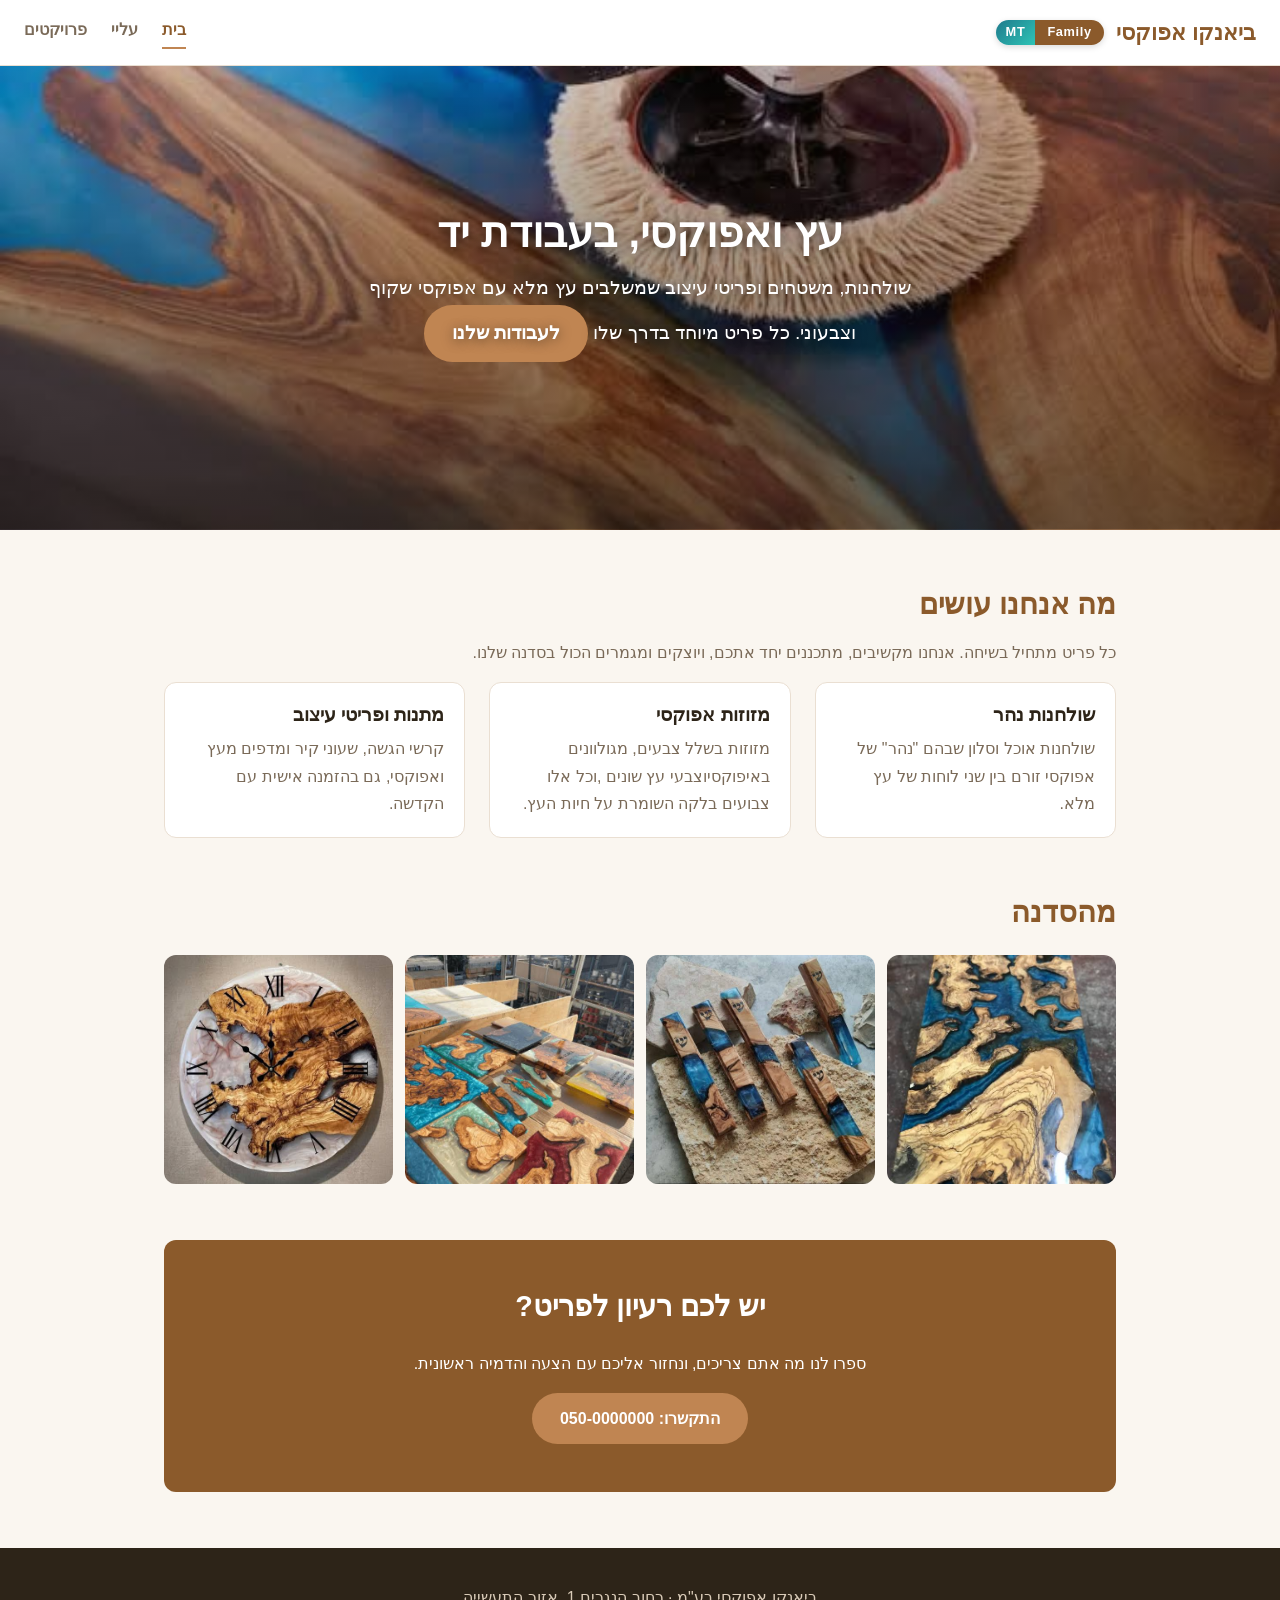
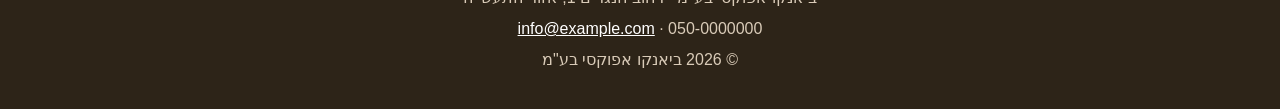
<file: index.html>
<!DOCTYPE html>
<html lang="he" dir="rtl">
<head>
  <meta charset="UTF-8">
  <meta name="viewport" content="width=device-width, initial-scale=1.0">
  <title>ביאנקו אפוקסי | עץ ואפוקסי בעבודת יד</title>
  <link rel="stylesheet" href="style.css">
</head>
<body>
  <header>
<div class="brand">
  <h1 class="logo">ביאנקו אפוקסי</h1>
  <span class="mt-badge" dir="ltr"><span class="mt">MT</span><span class="family">Family</span></span>
</div>    <nav>
      <a href="index.html" class="active">בית</a>
      <a href="about.html">עליי</a>
      <a href="projects.html">פרויקטים</a>
    </nav>
  </header>

  <section class="hero">
    <h2>עץ ואפוקסי, בעבודת יד</h2>
    <p>שולחנות, משטחים ופריטי עיצוב שמשלבים עץ מלא עם אפוקסי שקוף וצבעוני. כל פריט מיוחד בדרך שלו    <a href="projects.html" class="btn">לעבודות שלנו</a>
  </section>

  <main>
    <section>
      <h2>מה אנחנו עושים</h2>
      <p class="intro">כל פריט מתחיל בשיחה. אנחנו מקשיבים, מתכננים יחד אתכם, ויוצקים ומגמרים הכול בסדנה שלנו.</p>
      <div class="cards">
        <article class="card">
          <div class="card-body">
            <h3>שולחנות נהר</h3>
            <p>שולחנות אוכל וסלון שבהם "נהר" של אפוקסי זורם בין שני לוחות של עץ מלא.</p>
          </div>
        </article>
        <article class="card">
          <div class="card-body">
            <h3>מזוזות אפוקסי</h3>
            <p>מזוזות בשלל צבעים, מגולוונים באיפוקסיוצבעי עץ שונים ,וכל אלו צבועים בלקה השומרת על חיות העץ.</p>
          </div>
        </article>
        <article class="card">
          <div class="card-body">
            <h3>מתנות ופריטי עיצוב</h3>
            <p>קרשי הגשה, שעוני קיר ומדפים מעץ ואפוקסי, גם בהזמנה אישית עם הקדשה.</p>
          </div>
        </article>
      </div>
    </section>

    <section>
      <h2>מהסדנה</h2>
      <div class="gallery">
        <img src="images/river-table.jpg" alt="שולחן נהר מעץ אגוז ואפוקסי כחול">
        <img src="images/countertop.jpg" alt="מזוזות ותשמישי קדושה">
        <img src="images/board.jpg" alt="קרש הגשה מעץ זית ואפוקסי">
        <img src="images/clock.jpg" alt="שעון קיר מעץ ואפוקסי ירוק">
      </div>
    </section>

    <section class="cta">
      <h2>יש לכם רעיון לפריט?</h2>
      <p>ספרו לנו מה אתם צריכים, ונחזור אליכם עם הצעה והדמיה ראשונית.</p>
      <a href="tel:0500000000" class="btn">התקשרו: 050-0000000</a>
    </section>
  </main>

  <footer>
    <p>ביאנקו אפוקסי בע"מ · רחוב הנגרים 1, אזור התעשייה</p>
    <p><a href="mailto:info@example.com">info@example.com</a> · 050-0000000</p>
    <p>© 2026 ביאנקו אפוקסי בע"מ</p>
  </footer>
</body>
</html>
</file>
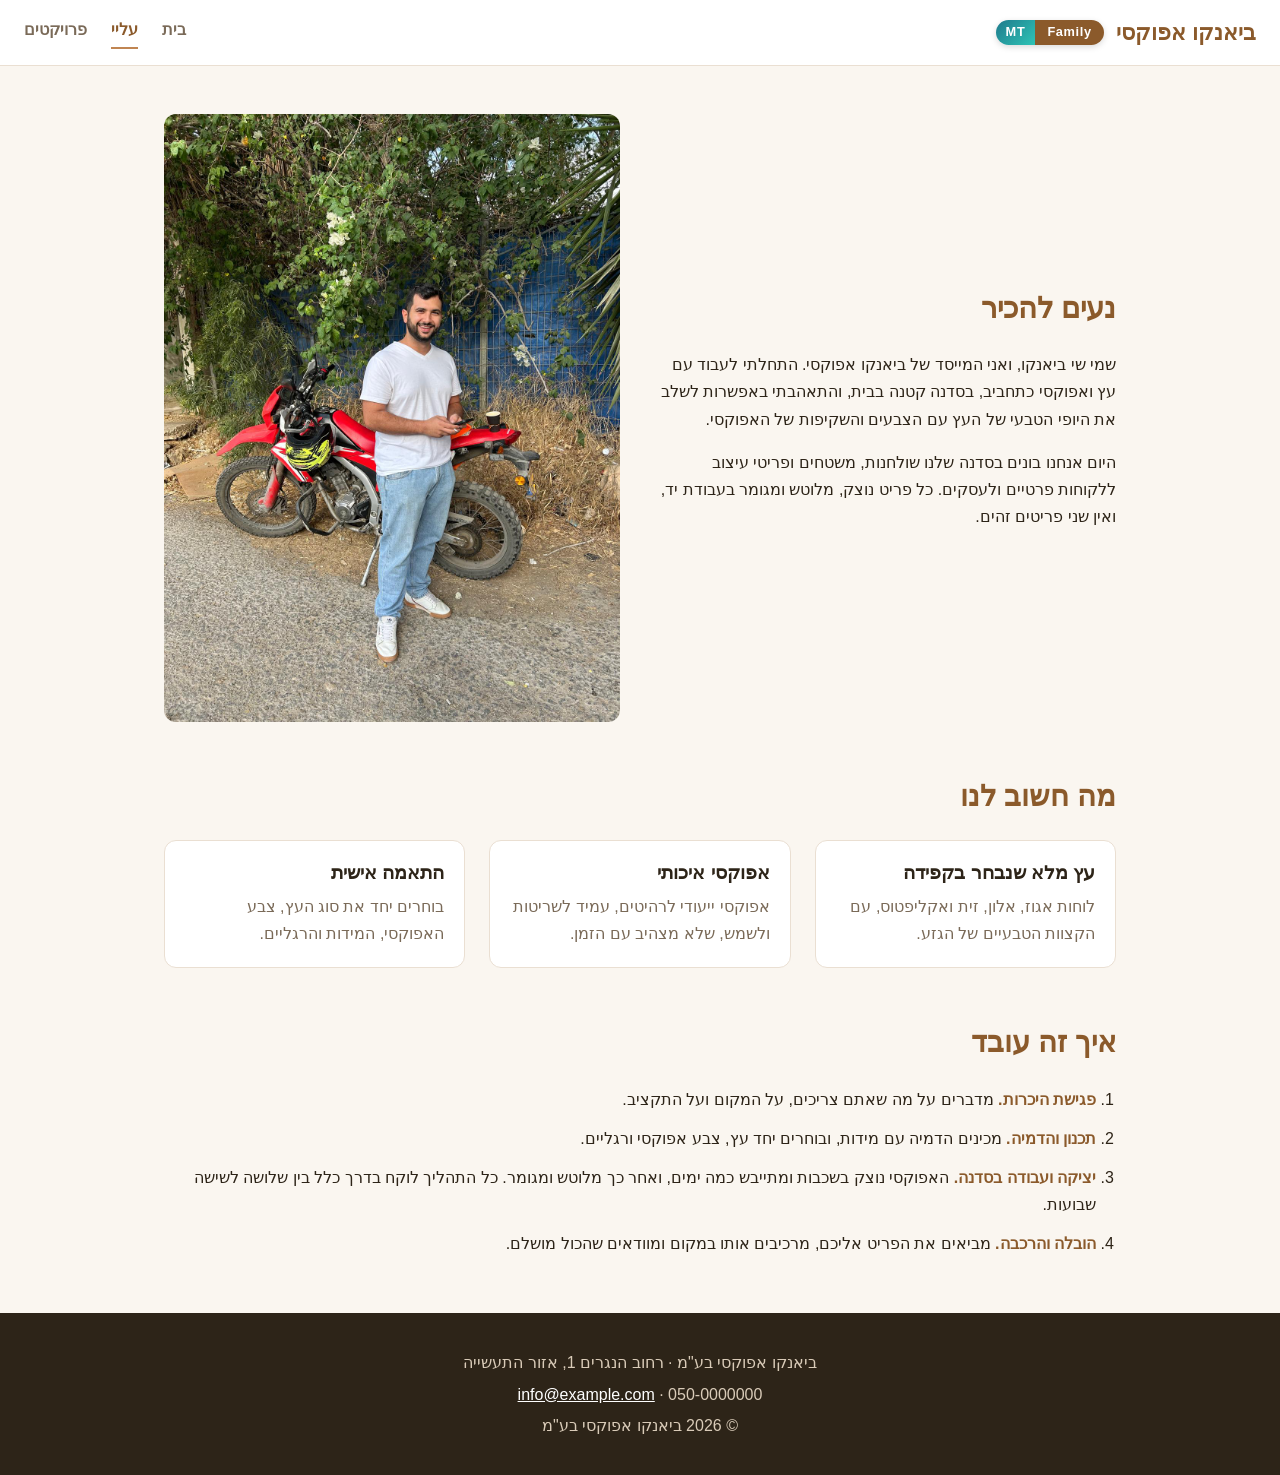
<file: about.html>
<!DOCTYPE html>
<html lang="he" dir="rtl">
<head>
  <meta charset="UTF-8">
  <meta name="viewport" content="width=device-width, initial-scale=1.0">
  <title>עליי | ביאנקו אפוקסי</title>
  <link rel="stylesheet" href="style.css">
</head>
<body>
  <header>
<div class="brand">
  <h1 class="logo">ביאנקו אפוקסי</h1>
  <span class="mt-badge" dir="ltr"><span class="mt">MT</span><span class="family">Family</span></span>
</div>    <nav>
      <a href="index.html">בית</a>
      <a href="about.html" class="active">עליי</a>
      <a href="projects.html">פרויקטים</a>
    </nav>
  </header>

  <main>
    <section class="split">
      <div>
        <h2>נעים להכיר</h2>
        <p>שמי שי ביאנקו, ואני המייסד של ביאנקו אפוקסי. התחלתי לעבוד עם עץ ואפוקסי כתחביב, בסדנה קטנה בבית, והתאהבתי באפשרות לשלב את היופי הטבעי של העץ עם הצבעים והשקיפות של האפוקסי.</p>
        <p>היום אנחנו בונים בסדנה שלנו שולחנות, משטחים ופריטי עיצוב ללקוחות פרטיים ולעסקים. כל פריט נוצק, מלוטש ומגומר בעבודת יד, ואין שני פריטים זהים.</p>
      </div>
      <img src="images/bianco.jpg" alt="הסדנה של ביאנקו אפוקסי">
    </section>

    <section>
      <h2>מה חשוב לנו</h2>
      <div class="cards">
        <article class="card">
          <div class="card-body">
            <h3>עץ מלא שנבחר בקפידה</h3>
            <p>לוחות אגוז, אלון, זית ואקליפטוס, עם הקצוות הטבעיים של הגזע.</p>
          </div>
        </article>
        <article class="card">
          <div class="card-body">
            <h3>אפוקסי איכותי</h3>
            <p>אפוקסי ייעודי לרהיטים, עמיד לשריטות ולשמש, שלא מצהיב עם הזמן.</p>
          </div>
        </article>
        <article class="card">
          <div class="card-body">
            <h3>התאמה אישית</h3>
            <p>בוחרים יחד את סוג העץ, צבע האפוקסי, המידות והרגליים.</p>
          </div>
        </article>
      </div>
    </section>

    <section>
      <h2>איך זה עובד</h2>
      <ol class="steps">
        <li><strong>פגישת היכרות.</strong> מדברים על מה שאתם צריכים, על המקום ועל התקציב.</li>
        <li><strong>תכנון והדמיה.</strong> מכינים הדמיה עם מידות, ובוחרים יחד עץ, צבע אפוקסי ורגליים.</li>
        <li><strong>יציקה ועבודה בסדנה.</strong> האפוקסי נוצק בשכבות ומתייבש כמה ימים, ואחר כך מלוטש ומגומר. כל התהליך לוקח בדרך כלל בין שלושה לשישה שבועות.</li>
        <li><strong>הובלה והרכבה.</strong> מביאים את הפריט אליכם, מרכיבים אותו במקום ומוודאים שהכול מושלם.</li>
      </ol>
    </section>
  </main>

  <footer>
    <p>ביאנקו אפוקסי בע"מ · רחוב הנגרים 1, אזור התעשייה</p>
    <p><a href="mailto:info@example.com">info@example.com</a> · 050-0000000</p>
    <p>© 2026 ביאנקו אפוקסי בע"מ</p>
  </footer>
</body>
</html>
</file>
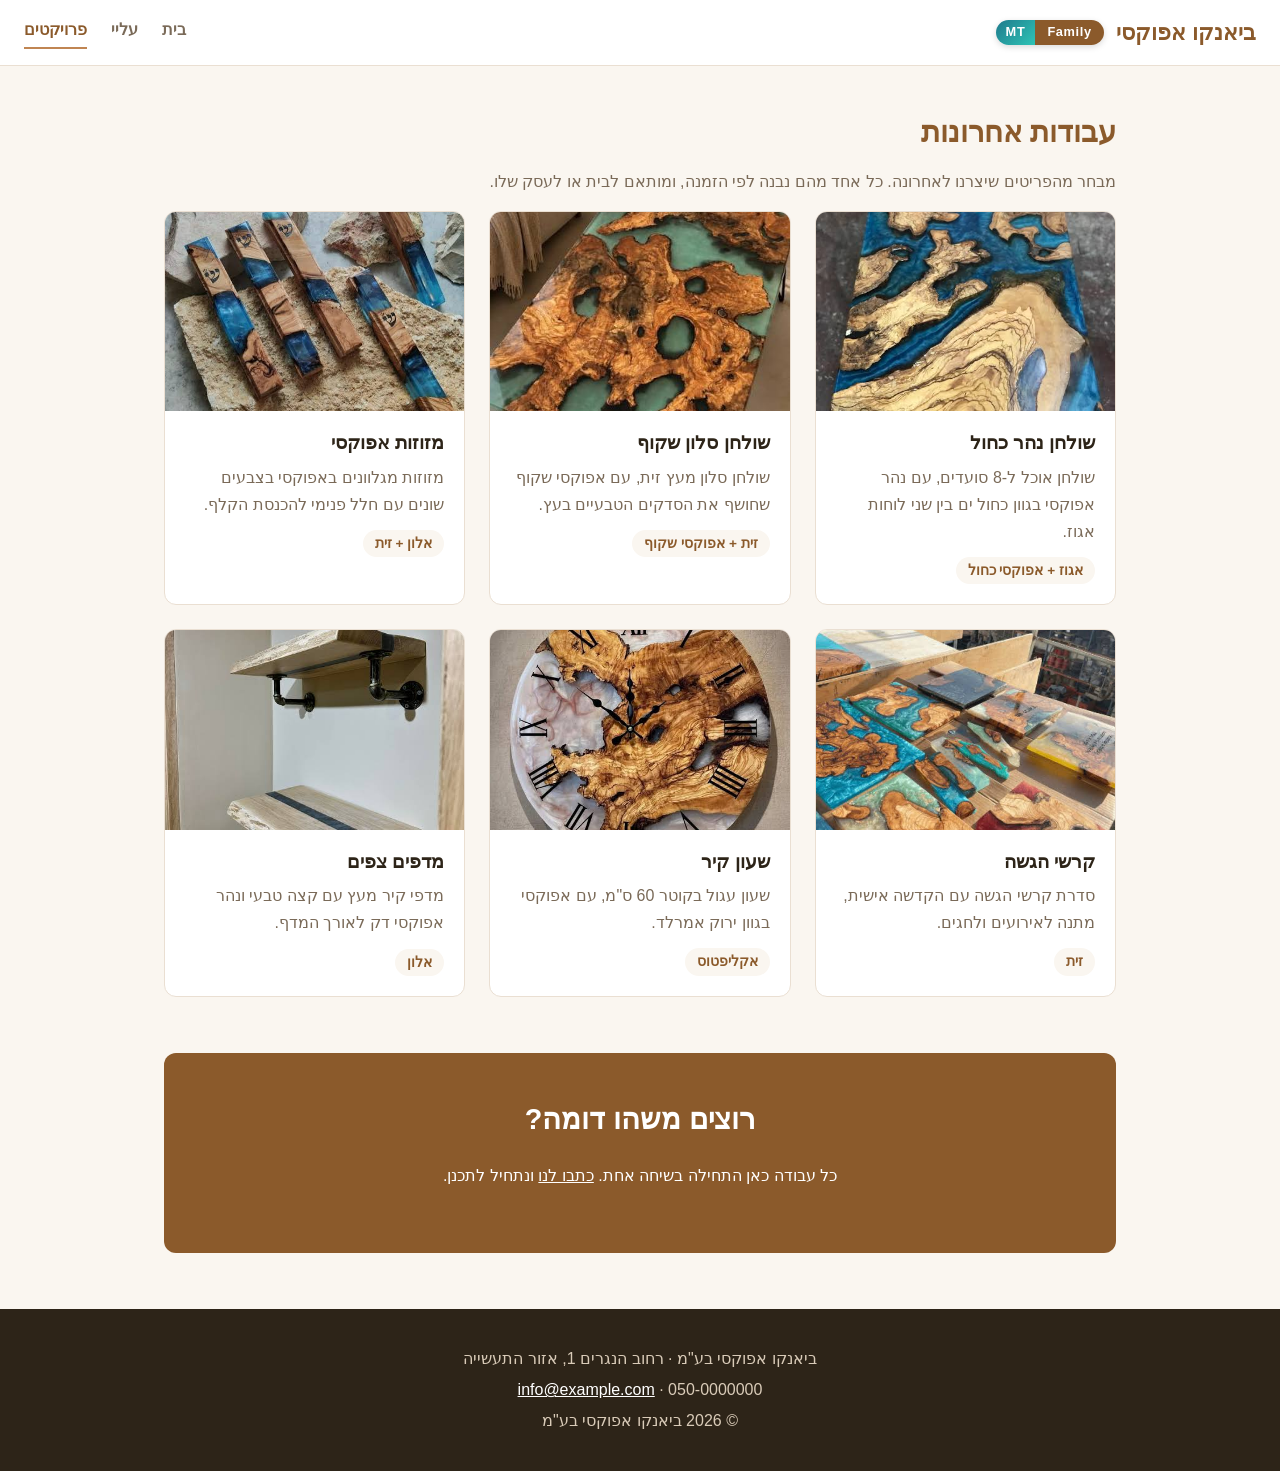
<file: projects.html>
<!DOCTYPE html>
<html lang="he" dir="rtl">
<head>
  <meta charset="UTF-8">
  <meta name="viewport" content="width=device-width, initial-scale=1.0">
  <title>פרויקטים | ביאנקו אפוקסי</title>
  <link rel="stylesheet" href="style.css">
</head>
<body>
  <header>
<div class="brand">
  <h1 class="logo">ביאנקו אפוקסי</h1>
  <span class="mt-badge" dir="ltr"><span class="mt">MT</span><span class="family">Family</span></span>
</div>    <nav>
      <a href="index.html">בית</a>
      <a href="about.html">עליי</a>
      <a href="projects.html" class="active">פרויקטים</a>
    </nav>
  </header>

  <main>
    <section>
      <h2>עבודות אחרונות</h2>
      <p class="intro">מבחר מהפריטים שיצרנו לאחרונה. כל אחד מהם נבנה לפי הזמנה, ומותאם לבית או לעסק שלו.</p>
      <div class="cards">
        <article class="card">
          <img src="images/river-table.jpg" alt="שולחן נהר מעץ אגוז ואפוקסי כחול">
          <div class="card-body">
            <h3>שולחן נהר כחול</h3>
            <p>שולחן אוכל ל-8 סועדים, עם נהר אפוקסי בגוון כחול ים בין שני לוחות אגוז.</p>
            <span class="tag">אגוז + אפוקסי כחול</span>
          </div>
        </article>
        <article class="card">
          <img src="images/coffee-table.jpg" alt="שולחן סלון  מעץ זית ואפוקסי שקוף">
          <div class="card-body">
            <h3>שולחן סלון שקוף</h3>
            <p>שולחן סלון  מעץ זית, עם אפוקסי שקוף שחושף את הסדקים הטבעיים בעץ.</p>
            <span class="tag">זית + אפוקסי שקוף</span>
          </div>
        </article>
        <article class="card">
          <img src="images/countertop.jpg" alt="מזוזות במילוי אפוקסי">
          <div class="card-body">
            <h3>מזוזות אפוקסי</h3>
            <p>מזוזות מגלוונים באפוקסי בצבעים שונים עם חלל פנימי להכנסת הקלף.</p>
            <span class="tag">אלון + זית</span>
          </div>
        </article>
        <article class="card">
          <img src="images/board.jpg" alt="קרש הגשה מעץ זית ואפוקסי">
          <div class="card-body">
            <h3>קרשי הגשה</h3>
            <p>סדרת קרשי הגשה עם הקדשה אישית, מתנה לאירועים ולחגים.</p>
            <span class="tag">זית</span>
          </div>
        </article>
        <article class="card">
          <img src="images/clock.jpg" alt="שעון קיר מעץ ואפוקסי ירוק">
          <div class="card-body">
            <h3>שעון קיר</h3>
            <p>שעון עגול בקוטר 60 ס"מ, עם אפוקסי בגוון ירוק אמרלד.</p>
            <span class="tag">אקליפטוס</span>
          </div>
        </article>
        <article class="card">
          <img src="images/shelf.jpg" alt="מדף קיר מעץ עם נהר אפוקסי">
          <div class="card-body">
            <h3>מדפים צפים</h3>
            <p>מדפי קיר מעץ עם קצה טבעי ונהר אפוקסי דק לאורך המדף.</p>
            <span class="tag">אלון</span>
          </div>
        </article>
      </div>
    </section>

    <section class="cta">
      <h2>רוצים משהו דומה?</h2>
      <p>כל עבודה כאן התחילה בשיחה אחת. <a href="mailto:info@example.com">כתבו לנו</a> ונתחיל לתכנן.</p>
    </section>
  </main>

  <footer>
    <p>ביאנקו אפוקסי בע"מ · רחוב הנגרים 1, אזור התעשייה</p>
    <p><a href="mailto:info@example.com">info@example.com</a> · 050-0000000</p>
    <p>© 2026 ביאנקו אפוקסי בע"מ</p>
  </footer>
</body>
</html>
</file>
<file: style.css>
/* משתנים: צבעים ומידות שחוזרים בכל האתר */
:root {
  --color-bg: #faf6f0;
  --color-surface: #ffffff;
  --color-text: #2d2418;
  --color-muted: #7a6a58;
  --color-primary: #8b5a2b;
  --color-accent: #c08552;
  --color-border: #eadfd2;
  --radius: 12px;
}

/* בסיס */
* {
  box-sizing: border-box;
}

body {
  margin: 0;
  font-family: "Segoe UI", Arial, sans-serif;
  background-color: var(--color-bg);
  color: var(--color-text);
  line-height: 1.7;
}

img {
  max-width: 100%;
  display: block;
}

a {
  color: var(--color-primary);
}

h1, h2, h3 {
  line-height: 1.3;
}

/* כותרת עליונה ותפריט */
header {
  background-color: var(--color-surface);
  border-bottom: 1px solid var(--color-border);
  padding: 16px 24px;
  display: flex;
  justify-content: space-between;
  align-items: center;
}

.logo {
    
  margin: 0;
  font-size: 1.4rem;
  color: var(--color-primary);
}
/* לוגו MT Family ליד שם העסק */
.brand {
  display: flex;
  align-items: center;
  gap: 12px;
}

.mt-badge {
  display: inline-flex;
  border-radius: 999px;
  overflow: hidden;
  font-size: 0.8rem;
  font-weight: 700;
  letter-spacing: 0.05em;
  line-height: 1;
  box-shadow: 0 2px 6px rgba(0, 0, 0, 0.15);
}

.mt-badge .mt {
  background: linear-gradient(135deg, #1f7a8c, #2ec4b6);
  color: #ffffff;
  padding: 6px 10px;
}

.mt-badge .family {
  background-color: var(--color-primary);
  color: #ffffff;
  padding: 6px 12px;
}
nav {
  display: flex;
  gap: 24px;
}

nav a {
  color: var(--color-muted);
  text-decoration: none;
  font-weight: 600;
  padding-bottom: 4px;
}

nav a:hover {
  color: var(--color-primary);
}

nav a.active {
  color: var(--color-primary);
  border-bottom: 2px solid var(--color-accent);
}

/* אזור פתיחה גדול (Hero) עם תמונת רקע */
.hero {
  background-image:
    linear-gradient(to bottom, rgba(20, 14, 8, 0.2), rgba(20, 14, 8, 0.6)),
    url("images/hero.jpg");
  background-color: var(--color-primary);
  background-size: cover;
  background-position: center;
  color: #ffffff;
  text-align: center;
  padding: 140px 24px;
}

.hero h2,
.hero p {
  text-shadow: 0 2px 12px rgba(0, 0, 0, 0.5);
}

.hero h2 {
  font-size: 2.6rem;
  margin: 0 0 12px;
  color: #ffffff;
}

.hero p {
  font-size: 1.2rem;
  max-width: 600px;
  margin: 0 auto 28px;
}

/* כפתור (קישור שנראה כמו כפתור) */
.btn {
  display: inline-block;
  background-color: var(--color-accent);
  color: #ffffff;
  text-decoration: none;
  font-weight: 600;
  padding: 12px 28px;
  border-radius: 999px;
}

.btn:hover {
  background-color: var(--color-primary);
}

/* תוכן ראשי */
main {
  max-width: 1000px;
  margin: 48px auto;
  padding: 0 24px;
}

section {
  margin-bottom: 56px;
}

h2 {
  margin-top: 0;
  color: var(--color-primary);
  font-size: 1.8rem;
}

.intro {
  color: var(--color-muted);
  max-width: 650px;
  margin-top: -8px;
}

/* רשת כללית לכרטיסים */
.cards {
  display: grid;
  grid-template-columns: repeat(auto-fit, minmax(260px, 1fr));
  gap: 24px;
}

.card {
  background-color: var(--color-surface);
  border: 1px solid var(--color-border);
  border-radius: var(--radius);
  overflow: hidden;
}

.card img {
  width: 100%;
  aspect-ratio: 3 / 2;
  object-fit: cover;
}

.card-body {
  padding: 20px;
}

.card h3 {
  margin: 0 0 8px;
}

.card p {
  margin: 0;
  color: var(--color-muted);
}

.tag {
  display: inline-block;
  background-color: var(--color-bg);
  color: var(--color-primary);
  font-size: 0.85rem;
  font-weight: 600;
  padding: 2px 12px;
  border-radius: 999px;
  margin-top: 12px;
}

/* גלריה בדף הבית */
.gallery {
  display: grid;
  grid-template-columns: repeat(auto-fit, minmax(220px, 1fr));
  gap: 12px;
}

.gallery img {
  width: 100%;
  aspect-ratio: 1 / 1;
  object-fit: cover;
  border-radius: var(--radius);
}

/* טקסט ותמונה זה לצד זה */
.split {
  display: grid;
  grid-template-columns: 1fr 1fr;
  gap: 40px;
  align-items: center;
}

.split img {
  border-radius: var(--radius);
}

/* שלבי עבודה ממוספרים */
.steps {
  padding-inline-start: 20px;
}

.steps li {
  margin-bottom: 12px;
}

.steps strong {
  color: var(--color-primary);
}

/* תיבת קריאה לפעולה */
.cta {
  background-color: var(--color-primary);
  color: #ffffff;
  text-align: center;
  padding: 48px 24px;
  border-radius: var(--radius);
}

.cta h2 {
  color: #ffffff;
}

.cta a:not(.btn) {
  color: #ffffff;
}

/* כותרת תחתונה */
footer {
  background-color: var(--color-text);
  color: #d9cbb8;
  text-align: center;
  padding: 32px 24px;
}

footer p {
  margin: 4px 0;
}

footer a {
  color: #ffffff;
}

/* מסכים צרים (טלפון) */
@media (max-width: 700px) {
  header {
    flex-direction: column;
    gap: 12px;
  }

  .hero {
    padding: 80px 24px;
  }

  .hero h2 {
    font-size: 2rem;
  }

  .split {
    grid-template-columns: 1fr;
  }
}
</file>
